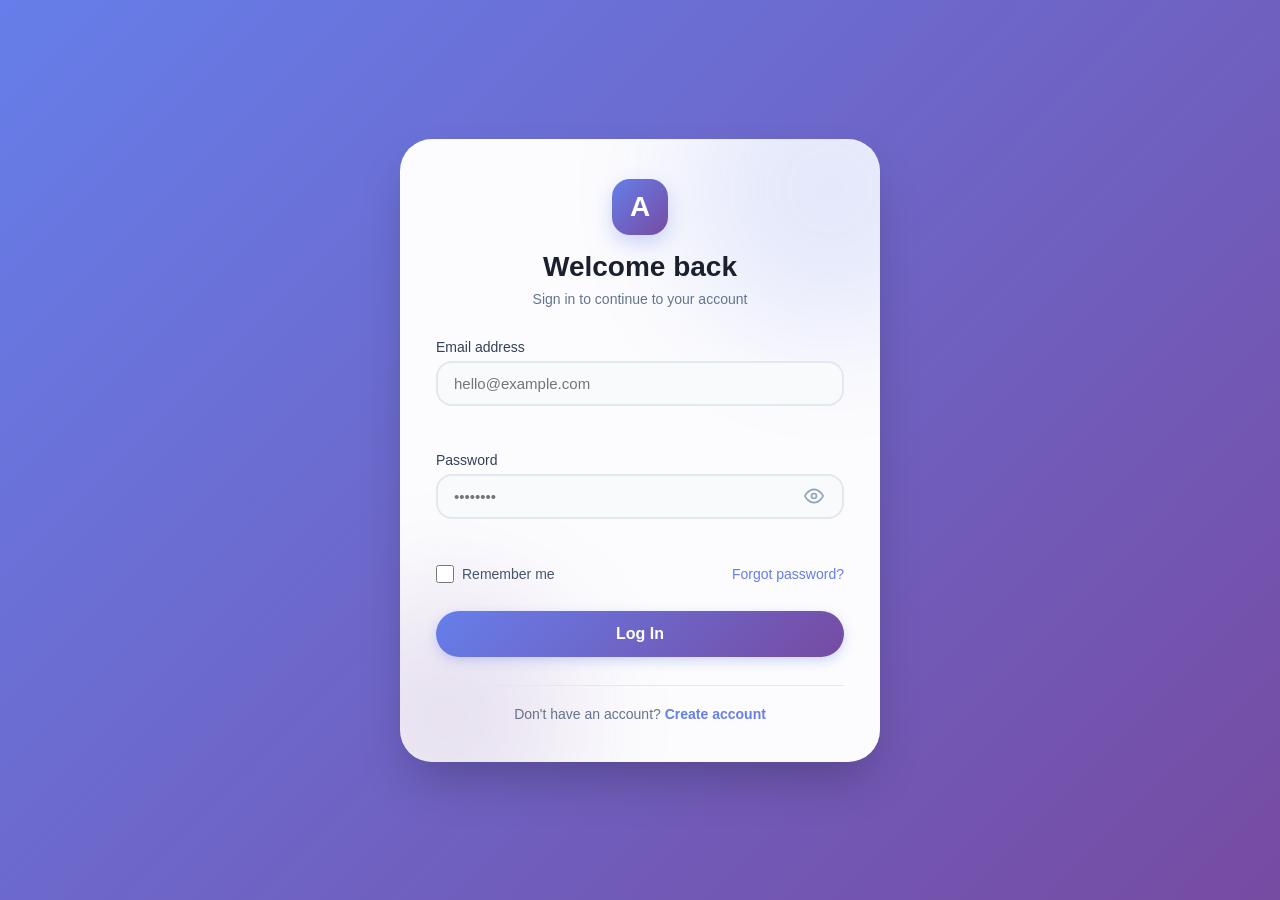
<file: Login_Signup page/index.html>
<!DOCTYPE html>
<html lang="en">
<head>
    <meta charset="UTF-8">
    <meta name="viewport" content="width=device-width, initial-scale=1.0, user-scalable=yes">
    <title>AuthFlow | Login & Signup</title>
    <link rel="stylesheet" href="style.css">
</head>
<body>
    <div class="auth-wrapper">
        <div class="auth-container" id="authContainer">
            <!-- Decorative shapes -->
            <div class="bg-shape shape-1"></div>
            <div class="bg-shape shape-2"></div>

            <!-- LOGIN FORM -->
            <div class="form-panel login-panel" id="loginPanel">
                <div class="brand">
                    <div class="logo-circle">A</div>
                    <h2>Welcome back</h2>
                    <p>Sign in to continue to your account</p>
                </div>

                <form id="loginForm" novalidate>
                    <div class="input-group">
                        <label for="loginEmail">Email address</label>
                        <input type="email" id="loginEmail" name="email" placeholder="hello@example.com" autocomplete="email">
                        <div class="error-msg" id="loginEmailError"></div>
                    </div>
                    <div class="input-group">
                        <label for="loginPassword">Password</label>
                        <div class="password-wrapper">
                            <input type="password" id="loginPassword" name="password" placeholder="••••••••" autocomplete="current-password">
                            <button type="button" class="toggle-password" data-target="loginPassword">
                                <svg class="eye-icon" viewBox="0 0 24 24" width="20" height="20" fill="none" stroke="currentColor" stroke-width="2">
                                    <path d="M1 12s4-8 11-8 11 8 11 8-4 8-11 8-11-8-11-8z"></path>
                                    <circle cx="12" cy="12" r="3"></circle>
                                </svg>
                            </button>
                        </div>
                        <div class="error-msg" id="loginPasswordError"></div>
                    </div>
                    <div class="form-options">
                        <label class="checkbox-label">
                            <input type="checkbox" id="rememberMe"> <span>Remember me</span>
                        </label>
                        <a href="#" class="forgot-link">Forgot password?</a>
                    </div>
                    <button type="submit" class="btn btn-primary" id="loginBtn">Log In</button>
                </form>

                <div class="switch-prompt">
                    <p>Don't have an account? <button type="button" class="switch-btn" id="showSignupBtn">Create account</button></p>
                </div>
            </div>

            <!-- SIGNUP FORM -->
            <div class="form-panel signup-panel hidden" id="signupPanel">
                <div class="brand">
                    <div class="logo-circle">A</div>
                    <h2>Create account</h2>
                    <p>Join us and start your journey</p>
                </div>

                <form id="signupForm" novalidate>
                    <div class="input-group">
                        <label for="signupName">Full name</label>
                        <input type="text" id="signupName" name="fullname" placeholder="Sadia Tabassum " autocomplete="name">
                        <div class="error-msg" id="signupNameError"></div>
                    </div>
                    <div class="input-group">
                        <label for="signupEmail">Email address</label>
                        <input type="email" id="signupEmail" name="email" placeholder="hello@example.com" autocomplete="email">
                        <div class="error-msg" id="signupEmailError"></div>
                    </div>
                    <div class="input-group">
                        <label for="signupPassword">Password</label>
                        <div class="password-wrapper">
                            <input type="password" id="signupPassword" name="password" placeholder="Create a strong password" autocomplete="new-password">
                            <button type="button" class="toggle-password" data-target="signupPassword">
                                <svg class="eye-icon" viewBox="0 0 24 24" width="20" height="20" fill="none" stroke="currentColor" stroke-width="2">
                                    <path d="M1 12s4-8 11-8 11 8 11 8-4 8-11 8-11-8-11-8z"></path>
                                    <circle cx="12" cy="12" r="3"></circle>
                                </svg>
                            </button>
                        </div>
                        <div class="error-msg" id="signupPasswordError"></div>
                        <div class="password-strength" id="passwordStrength"></div>
                    </div>
                    <div class="input-group">
                        <label for="signupConfirm">Confirm password</label>
                        <div class="password-wrapper">
                            <input type="password" id="signupConfirm" name="confirm" placeholder="Confirm your password">
                            <button type="button" class="toggle-password" data-target="signupConfirm">
                                <svg class="eye-icon" viewBox="0 0 24 24" width="20" height="20" fill="none" stroke="currentColor" stroke-width="2">
                                    <path d="M1 12s4-8 11-8 11 8 11 8-4 8-11 8-11-8-11-8z"></path>
                                    <circle cx="12" cy="12" r="3"></circle>
                                </svg>
                            </button>
                        </div>
                        <div class="error-msg" id="signupConfirmError"></div>
                    </div>
                    <button type="submit" class="btn btn-primary" id="signupBtn">Sign Up</button>
                </form>

                <div class="switch-prompt">
                    <p>Already have an account? <button type="button" class="switch-btn" id="showLoginBtn">Log in</button></p>
                </div>
            </div>
        </div>

        <!-- Toast notification -->
        <div id="toastMessage" class="toast-message hidden"></div>
    </div>

    <script src="script.js"></script>
</body>
</html>
</file>
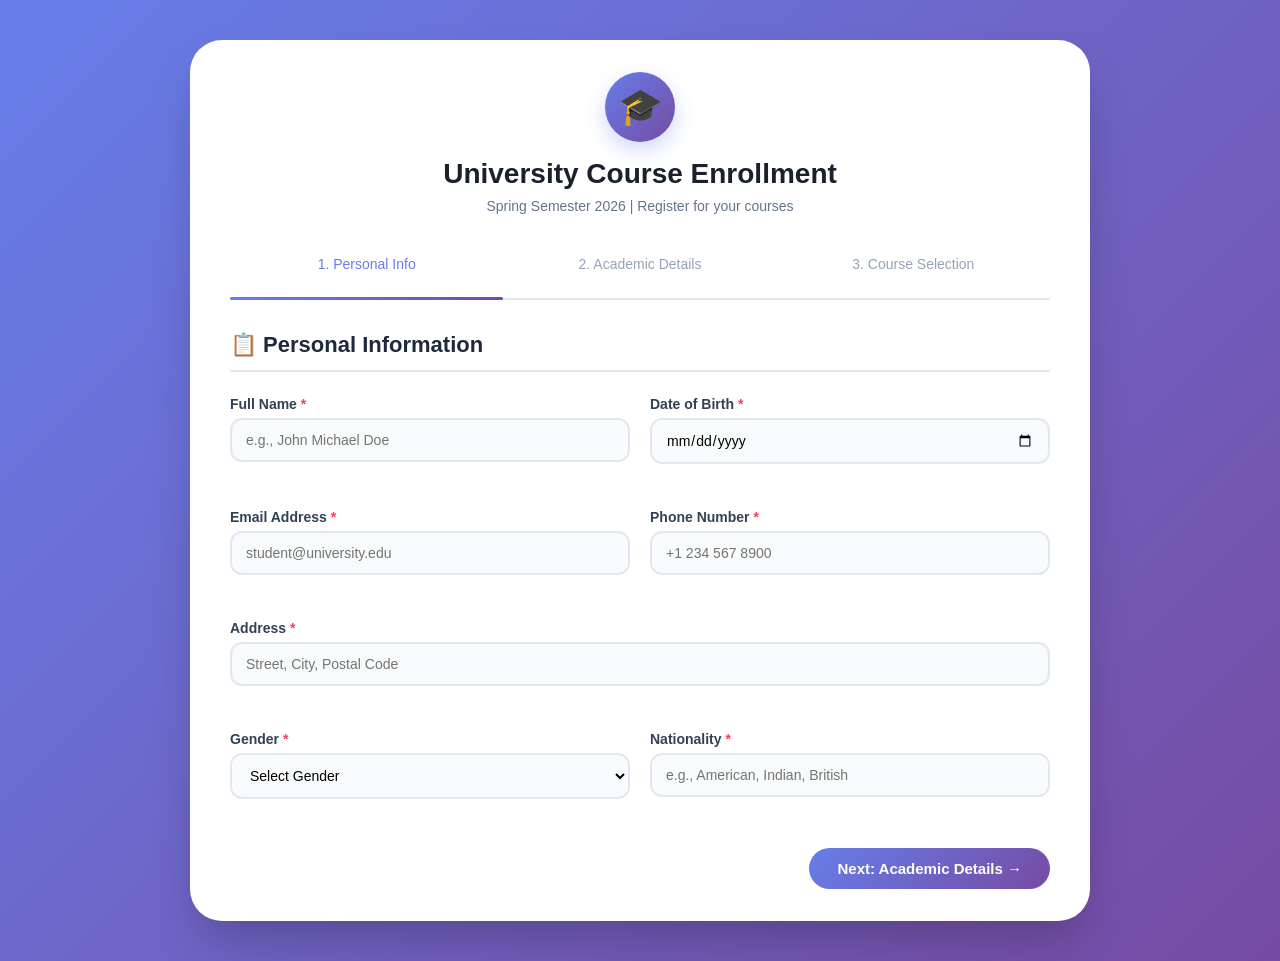
<file: University_Reg_Form/index.html>
<!DOCTYPE html>
<html lang="en">
<head>
    <meta charset="UTF-8">
    <meta name="viewport" content="width=device-width, initial-scale=1.0, user-scalable=yes">
    <title>University Enrollment | Student Registration</title>
    <link rel="stylesheet" href="style.css">
</head>
<body>
    <div class="register-wrapper">
        <div class="register-container">
            <!-- Decorative header -->
            <div class="form-header">
                <div class="uni-badge">
                    <span>🎓</span>
                </div>
                <h1>University Course Enrollment</h1>
                <p>Spring Semester 2026 | Register for your courses</p>
            </div>

            <!-- Progress Steps -->
            <div class="progress-steps">
                <div class="step active" data-step="1">1. Personal Info</div>
                <div class="step" data-step="2">2. Academic Details</div>
                <div class="step" data-step="3">3. Course Selection</div>
            </div>

            <!-- Registration Form -->
            <form id="registrationForm" novalidate>
                <!-- STEP 1: PERSONAL INFORMATION -->
                <div class="form-step" id="step1">
                    <h2 class="section-title">📋 Personal Information</h2>
                    <div class="form-grid">
                        <div class="input-group">
                            <label for="fullName">Full Name <span class="required">*</span></label>
                            <input type="text" id="fullName" name="fullName" placeholder="e.g., John Michael Doe">
                            <div class="error-msg" id="fullNameError"></div>
                        </div>

                        <div class="input-group">
                            <label for="dateOfBirth">Date of Birth <span class="required">*</span></label>
                            <input type="date" id="dateOfBirth" name="dateOfBirth">
                            <div class="error-msg" id="dateOfBirthError"></div>
                        </div>

                        <div class="input-group">
                            <label for="email">Email Address <span class="required">*</span></label>
                            <input type="email" id="email" name="email" placeholder="student@university.edu">
                            <div class="error-msg" id="emailError"></div>
                        </div>

                        <div class="input-group">
                            <label for="phone">Phone Number <span class="required">*</span></label>
                            <input type="tel" id="phone" name="phone" placeholder="+1 234 567 8900">
                            <div class="error-msg" id="phoneError"></div>
                        </div>

                        <div class="input-group full-width">
                            <label for="address">Address <span class="required">*</span></label>
                            <input type="text" id="address" name="address" placeholder="Street, City, Postal Code">
                            <div class="error-msg" id="addressError"></div>
                        </div>

                        <div class="input-group">
                            <label for="gender">Gender <span class="required">*</span></label>
                            <select id="gender" name="gender">
                                <option value="">Select Gender</option>
                                <option value="male">Male</option>
                                <option value="female">Female</option>
                                <option value="other">Other</option>
                                <option value="prefer-not">Prefer not to say</option>
                            </select>
                            <div class="error-msg" id="genderError"></div>
                        </div>

                        <div class="input-group">
                            <label for="nationality">Nationality <span class="required">*</span></label>
                            <input type="text" id="nationality" name="nationality" placeholder="e.g., American, Indian, British">
                            <div class="error-msg" id="nationalityError"></div>
                        </div>
                    </div>
                    <div class="step-buttons">
                        <button type="button" class="btn-next" data-next="2">Next: Academic Details →</button>
                    </div>
                </div>

                <!-- STEP 2: ACADEMIC DETAILS -->
                <div class="form-step" id="step2" style="display: none;">
                    <h2 class="section-title">📚 Academic Information</h2>
                    <div class="form-grid">
                        <div class="input-group">
                            <label for="studentId">Student ID <span class="required">*</span></label>
                            <input type="text" id="studentId" name="studentId" placeholder="e.g., S20240001">
                            <div class="error-msg" id="studentIdError"></div>
                        </div>

                        <div class="input-group">
                            <label for="department">Department <span class="required">*</span></label>
                            <select id="department" name="department">
                                <option value="">Select Department</option>
                                <option value="cs">Computer Science</option>
                                <option value="eng">Engineering</option>
                                <option value="bus">Business Administration</option>
                                <option value="math">Mathematics</option>
                                <option value="phy">Physics</option>
                                <option value="chem">Chemistry</option>
                                <option value="bio">Biology</option>
                                <option value="eco">Economics</option>
                            </select>
                            <div class="error-msg" id="departmentError"></div>
                        </div>

                        <div class="input-group">
                            <label for="semester">Semester <span class="required">*</span></label>
                            <select id="semester" name="semester">
                                <option value="">Select Semester</option>
                                <option value="1">1st Semester (Fall)</option>
                                <option value="2">2nd Semester (Spring)</option>
                                <option value="3">3rd Semester (Summer)</option>
                                <option value="4">4th Semester (Fall)</option>
                                <option value="5">5th Semester (Spring)</option>
                                <option value="6">6th Semester (Summer)</option>
                                <option value="7">7th Semester (Fall)</option>
                                <option value="8">8th Semester (Spring)</option>
                            </select>
                            <div class="error-msg" id="semesterError"></div>
                        </div>

                        <div class="input-group">
                            <label for="academicYear">Academic Year <span class="required">*</span></label>
                            <select id="academicYear" name="academicYear">
                                <option value="">Select Year</option>
                                <option value="2024-2025">2024 - 2025</option>
                                <option value="2025-2026">2025 - 2026</option>
                                <option value="2026-2027">2026 - 2027</option>
                            </select>
                            <div class="error-msg" id="academicYearError"></div>
                        </div>

                        <div class="input-group">
                            <label for="gpa">Previous GPA <span class="required">*</span></label>
                            <input type="number" id="gpa" name="gpa" step="0.01" min="0" max="4" placeholder="0.00 - 4.00">
                            <div class="error-msg" id="gpaError"></div>
                        </div>

                        <div class="input-group">
                            <label for="creditsCompleted">Credits Completed</label>
                            <input type="number" id="creditsCompleted" name="creditsCompleted" min="0" max="200" placeholder="e.g., 45">
                            <div class="error-msg" id="creditsCompletedError"></div>
                        </div>
                    </div>
                    <div class="step-buttons">
                        <button type="button" class="btn-prev" data-prev="1">← Back</button>
                        <button type="button" class="btn-next" data-next="3">Next: Select Courses →</button>
                    </div>
                </div>

                <!-- STEP 3: COURSE SELECTION -->
                <div class="form-step" id="step3" style="display: none;">
                    <h2 class="section-title">📖 Course Registration</h2>
                    <div class="courses-container">
                        <div class="courses-info">
                            <p>Select the courses you wish to enroll in for the semester. <br>
                            <strong>Minimum: 3 courses | Maximum: 6 courses</strong></p>
                        </div>
                        <div class="courses-grid" id="coursesGrid">
                            <!-- Courses will be dynamically loaded via JS -->
                        </div>
                        <div class="error-msg" id="coursesError"></div>
                        <div class="selected-courses-info" id="selectedCoursesInfo"></div>
                    </div>
                    <div class="step-buttons">
                        <button type="button" class="btn-prev" data-prev="2">← Back</button>
                        <button type="submit" class="btn-submit" id="submitBtn">✓ Submit Registration</button>
                    </div>
                </div>
            </form>

            <!-- Success Modal -->
            <div id="successModal" class="modal">
                <div class="modal-content">
                    <div class="modal-icon">✅</div>
                    <h2>Registration Successful!</h2>
                    <p>Your application has been submitted successfully.</p>
                    <div id="summaryData" class="summary-box"></div>
                    <button class="btn-close-modal" id="closeModalBtn">Close</button>
                </div>
            </div>
        </div>
    </div>
    <script src="script.js"></script>
</body>
</html>
</file>
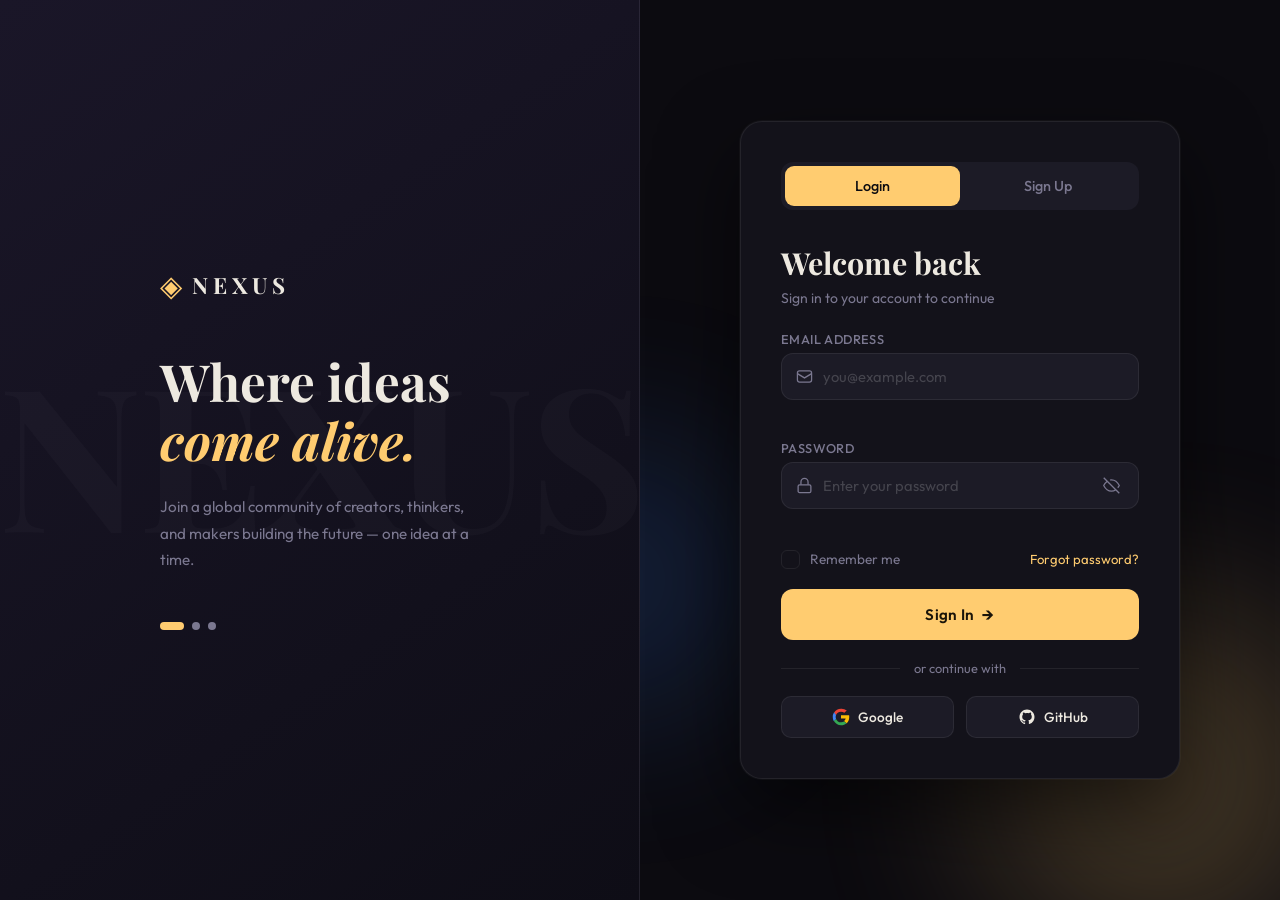
<file: Login_Signup page/login.html>
<!DOCTYPE html>
<html lang="en">
<head>
  <meta charset="UTF-8" />
  <meta name="viewport" content="width=device-width, initial-scale=1.0" />
  <title>Login / Sign Up – Nexus</title>
  <link rel="preconnect" href="https://fonts.googleapis.com" />
  <link
    href="https://fonts.googleapis.com/css2?family=Playfair+Display:ital,wght@0,700;1,400&family=Outfit:wght@300;400;500;600&display=swap"
    rel="stylesheet"
  />
  <link rel="stylesheet" href="login.css" />
</head>
<body>

  <!-- Animated background orbs -->
  <div class="orb orb-1"></div>
  <div class="orb orb-2"></div>
  <div class="orb orb-3"></div>

  <main class="page-wrap">

    <!-- Left panel – branding -->
    <aside class="brand-panel">
      <div class="brand-inner">
        <div class="logo">
          <span class="logo-mark">◈</span>
          <span class="logo-name">NEXUS</span>
        </div>
        <h1 class="brand-headline">Where ideas<br /><em>come alive.</em></h1>
        <p class="brand-sub">
          Join a global community of creators, thinkers, and makers building
          the future — one idea at a time.
        </p>
        <div class="brand-dots">
          <span class="dot active"></span>
          <span class="dot"></span>
          <span class="dot"></span>
        </div>
      </div>
    </aside>

    <!-- Right panel – auth card -->
    <section class="auth-panel">
      <div class="auth-card">

        <!-- Tab switcher -->
        <div class="tabs" role="tablist">
          <button
            class="tab active"
            data-target="login"
            role="tab"
            aria-selected="true"
          >Login</button>
          <button
            class="tab"
            data-target="signup"
            role="tab"
            aria-selected="false"
          >Sign Up</button>
          <span class="tab-slider" id="tab-slider"></span>
        </div>

        <!-- ===== LOGIN FORM ===== -->
        <form class="auth-form active" id="form-login" novalidate>
          <div class="form-header">
            <h2>Welcome back</h2>
            <p>Sign in to your account to continue</p>
          </div>

          <div class="field" id="field-login-email">
            <label for="login-email">Email address</label>
            <div class="input-box">
              <svg class="input-icon" viewBox="0 0 24 24" fill="none" stroke="currentColor" stroke-width="1.8">
                <rect x="2" y="4" width="20" height="16" rx="3"/><path d="M2 8l10 6 10-6"/>
              </svg>
              <input
                type="email"
                id="login-email"
                name="email"
                placeholder="you@example.com"
                autocomplete="email"
              />
            </div>
            <span class="field-error" aria-live="polite"></span>
          </div>

          <div class="field" id="field-login-password">
            <label for="login-password">Password</label>
            <div class="input-box">
              <svg class="input-icon" viewBox="0 0 24 24" fill="none" stroke="currentColor" stroke-width="1.8">
                <rect x="3" y="11" width="18" height="11" rx="2"/><path d="M7 11V7a5 5 0 0 1 10 0v4"/>
              </svg>
              <input
                type="password"
                id="login-password"
                name="password"
                placeholder="Enter your password"
                autocomplete="current-password"
              />
              <button type="button" class="eye-btn" data-target="login-password" aria-label="Toggle password">
                <svg class="eye-icon eye-off" viewBox="0 0 24 24" fill="none" stroke="currentColor" stroke-width="1.8">
                  <path d="M17.94 17.94A10.07 10.07 0 0 1 12 20c-7 0-11-8-11-8a18.45 18.45 0 0 1 5.06-5.94"/>
                  <path d="M9.9 4.24A9.12 9.12 0 0 1 12 4c7 0 11 8 11 8a18.5 18.5 0 0 1-2.16 3.19"/>
                  <line x1="1" y1="1" x2="23" y2="23"/>
                </svg>
                <svg class="eye-icon eye-on hidden" viewBox="0 0 24 24" fill="none" stroke="currentColor" stroke-width="1.8">
                  <path d="M1 12s4-8 11-8 11 8 11 8-4 8-11 8-11-8-11-8z"/>
                  <circle cx="12" cy="12" r="3"/>
                </svg>
              </button>
            </div>
            <span class="field-error" aria-live="polite"></span>
          </div>

          <div class="row-between">
            <label class="check-label">
              <input type="checkbox" id="remember-me" />
              <span class="check-box"></span>
              Remember me
            </label>
            <a href="#" class="link-small">Forgot password?</a>
          </div>

          <button type="submit" class="btn-primary">
            <span class="btn-text">Sign In</span>
            <span class="btn-arrow">→</span>
          </button>

          <div class="divider"><span>or continue with</span></div>

          <div class="social-row">
            <button type="button" class="social-btn" aria-label="Google">
              <svg viewBox="0 0 24 24" width="18" height="18">
                <path fill="#EA4335" d="M5.27 9.76A7.08 7.08 0 0 1 12 4.9c1.69 0 3.22.6 4.41 1.57l3.29-3.3A11.95 11.95 0 0 0 12 1C8.13 1 4.77 3 2.75 6.02l2.52 3.74z"/>
                <path fill="#34A853" d="M16.04 18.01A7.07 7.07 0 0 1 12 19.1c-2.98 0-5.53-1.85-6.6-4.5l-3.1 2.4C4.35 20.54 7.97 23 12 23c2.9 0 5.58-1.02 7.62-2.7l-3.58-2.29z"/>
                <path fill="#FBBC05" d="M19.62 20.3C21.76 18.22 23 15.28 23 12c0-.77-.09-1.52-.23-2.25H12v4.26h6.18a5.44 5.44 0 0 1-2.1 3.41l3.54 2.88z"/>
                <path fill="#4285F4" d="M5.4 14.6A7.1 7.1 0 0 1 4.9 12c0-.9.16-1.77.45-2.58L2.76 5.7A11.94 11.94 0 0 0 1 12c0 1.94.46 3.77 1.27 5.4L5.4 14.6z"/>
              </svg>
              Google
            </button>
            <button type="button" class="social-btn" aria-label="GitHub">
              <svg viewBox="0 0 24 24" width="18" height="18" fill="currentColor">
                <path d="M12 2C6.48 2 2 6.48 2 12c0 4.42 2.87 8.17 6.84 9.49.5.09.68-.22.68-.48v-1.7c-2.78.6-3.37-1.34-3.37-1.34-.45-1.15-1.1-1.46-1.1-1.46-.9-.62.07-.6.07-.6 1 .07 1.52 1.02 1.52 1.02.89 1.52 2.33 1.08 2.9.83.09-.64.35-1.08.63-1.33-2.22-.25-4.56-1.11-4.56-4.95 0-1.09.39-1.99 1.03-2.69-.1-.25-.45-1.27.1-2.65 0 0 .84-.27 2.75 1.02A9.56 9.56 0 0 1 12 6.8c.85.004 1.7.115 2.5.337 1.91-1.29 2.75-1.02 2.75-1.02.55 1.38.2 2.4.1 2.65.64.7 1.03 1.6 1.03 2.69 0 3.85-2.34 4.7-4.57 4.95.36.31.68.92.68 1.85v2.74c0 .27.18.58.69.48A10.01 10.01 0 0 0 22 12c0-5.52-4.48-10-10-10z"/>
              </svg>
              GitHub
            </button>
          </div>
        </form>

        <!-- ===== SIGNUP FORM ===== -->
        <form class="auth-form" id="form-signup" novalidate>
          <div class="form-header">
            <h2>Create account</h2>
            <p>Start your journey with Nexus today</p>
          </div>

          <div class="fields-row">
            <div class="field" id="field-signup-first">
              <label for="signup-first">First name</label>
              <div class="input-box">
                <svg class="input-icon" viewBox="0 0 24 24" fill="none" stroke="currentColor" stroke-width="1.8">
                  <circle cx="12" cy="8" r="4"/><path d="M4 20c0-4 3.58-7 8-7s8 3 8 7"/>
                </svg>
                <input type="text" id="signup-first" name="first" placeholder="Jane" autocomplete="given-name" />
              </div>
              <span class="field-error" aria-live="polite"></span>
            </div>

            <div class="field" id="field-signup-last">
              <label for="signup-last">Last name</label>
              <div class="input-box">
                <svg class="input-icon" viewBox="0 0 24 24" fill="none" stroke="currentColor" stroke-width="1.8">
                  <circle cx="12" cy="8" r="4"/><path d="M4 20c0-4 3.58-7 8-7s8 3 8 7"/>
                </svg>
                <input type="text" id="signup-last" name="last" placeholder="Doe" autocomplete="family-name" />
              </div>
              <span class="field-error" aria-live="polite"></span>
            </div>
          </div>

          <div class="field" id="field-signup-email">
            <label for="signup-email">Email address</label>
            <div class="input-box">
              <svg class="input-icon" viewBox="0 0 24 24" fill="none" stroke="currentColor" stroke-width="1.8">
                <rect x="2" y="4" width="20" height="16" rx="3"/><path d="M2 8l10 6 10-6"/>
              </svg>
              <input type="email" id="signup-email" name="email" placeholder="you@example.com" autocomplete="email" />
            </div>
            <span class="field-error" aria-live="polite"></span>
          </div>

          <div class="field" id="field-signup-password">
            <label for="signup-password">Password</label>
            <div class="input-box">
              <svg class="input-icon" viewBox="0 0 24 24" fill="none" stroke="currentColor" stroke-width="1.8">
                <rect x="3" y="11" width="18" height="11" rx="2"/><path d="M7 11V7a5 5 0 0 1 10 0v4"/>
              </svg>
              <input type="password" id="signup-password" name="password" placeholder="Min. 8 characters" autocomplete="new-password" />
              <button type="button" class="eye-btn" data-target="signup-password" aria-label="Toggle password">
                <svg class="eye-icon eye-off" viewBox="0 0 24 24" fill="none" stroke="currentColor" stroke-width="1.8">
                  <path d="M17.94 17.94A10.07 10.07 0 0 1 12 20c-7 0-11-8-11-8a18.45 18.45 0 0 1 5.06-5.94"/>
                  <path d="M9.9 4.24A9.12 9.12 0 0 1 12 4c7 0 11 8 11 8a18.5 18.5 0 0 1-2.16 3.19"/>
                  <line x1="1" y1="1" x2="23" y2="23"/>
                </svg>
                <svg class="eye-icon eye-on hidden" viewBox="0 0 24 24" fill="none" stroke="currentColor" stroke-width="1.8">
                  <path d="M1 12s4-8 11-8 11 8 11 8-4 8-11 8-11-8-11-8z"/>
                  <circle cx="12" cy="12" r="3"/>
                </svg>
              </button>
            </div>
            <span class="field-error" aria-live="polite"></span>
            <!-- Strength meter -->
            <div class="strength-wrap">
              <div class="strength-bar">
                <div class="strength-fill" id="strength-fill"></div>
              </div>
              <span class="strength-text" id="strength-text"></span>
            </div>
          </div>

          <div class="field" id="field-signup-confirm">
            <label for="signup-confirm">Confirm password</label>
            <div class="input-box">
              <svg class="input-icon" viewBox="0 0 24 24" fill="none" stroke="currentColor" stroke-width="1.8">
                <rect x="3" y="11" width="18" height="11" rx="2"/><path d="M7 11V7a5 5 0 0 1 10 0v4"/>
              </svg>
              <input type="password" id="signup-confirm" name="confirm" placeholder="Repeat password" autocomplete="new-password" />
            </div>
            <span class="field-error" aria-live="polite"></span>
          </div>

          <label class="check-label">
            <input type="checkbox" id="terms" />
            <span class="check-box"></span>
            I agree to the <a href="#" class="link-inline">Terms of Service</a> &amp; <a href="#" class="link-inline">Privacy Policy</a>
          </label>
          <span class="field-error" id="terms-error" aria-live="polite"></span>

          <button type="submit" class="btn-primary">
            <span class="btn-text">Create Account</span>
            <span class="btn-arrow">→</span>
          </button>
        </form>

      </div><!-- /auth-card -->
    </section>

  </main>

  <!-- Toast notification -->
  <div class="toast" id="toast" role="alert" aria-live="assertive"></div>

  <script src="login.js"></script>
</body>
</html>
</file>
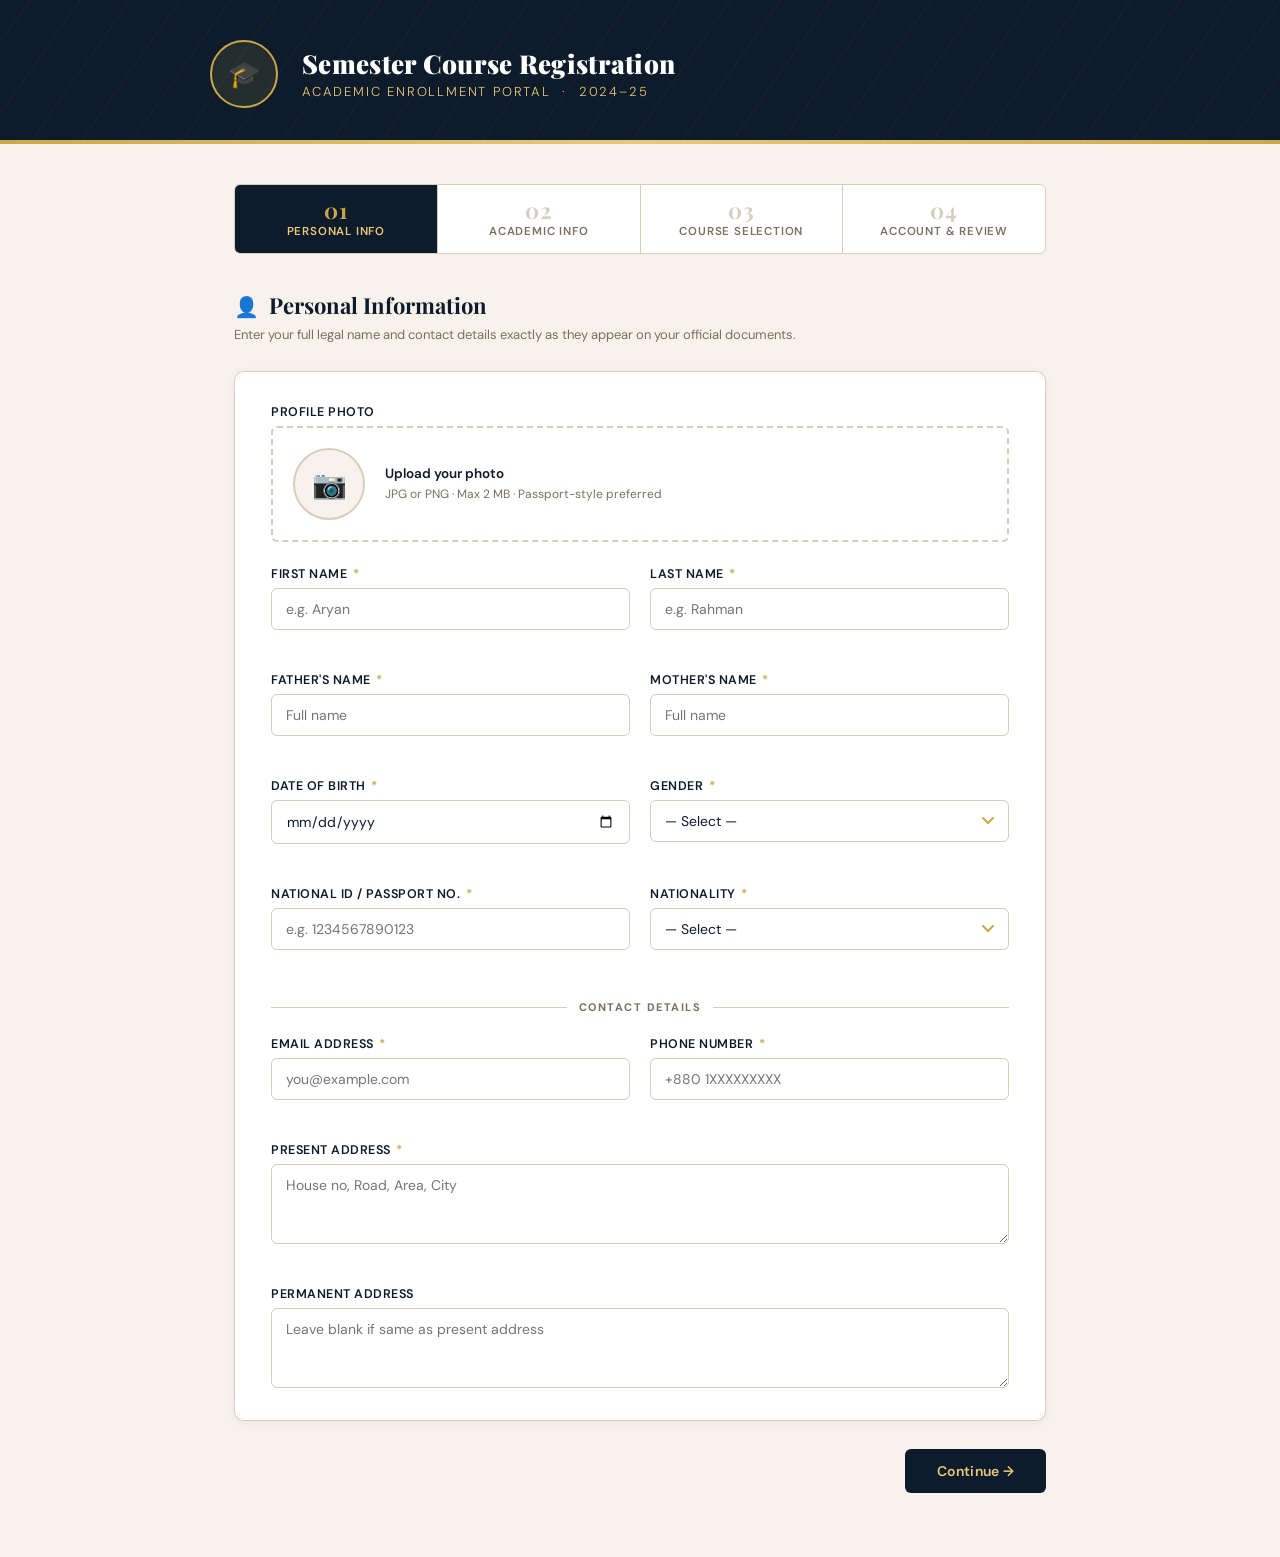
<file: University_Reg_Form/1.html>
<!DOCTYPE html>
<html lang="en">
<head>
<meta charset="UTF-8" />
<meta name="viewport" content="width=device-width, initial-scale=1.0"/>
<title>Student Course Registration</title>
<link href="https://fonts.googleapis.com/css2?family=Playfair+Display:wght@400;700;900&family=DM+Sans:wght@300;400;500;600&display=swap" rel="stylesheet"/>
<link rel="stylesheet" href="1.css"/>
</head>
<body>

<!-- ══════════════════════════════════════════
     PAGE HEADER
══════════════════════════════════════════ -->
<div class="page-header">
  <div class="header-inner">
    <div class="uni-seal">🎓</div>
    <div class="header-text">
      <h1>Semester Course Registration</h1>
      <p>Academic Enrollment Portal &nbsp;·&nbsp; 2024–25</p>
    </div>
  </div>
</div>

<div class="container">

  <!-- ── Progress Indicator ── -->
  <div class="progress-wrap">
    <div class="progress-step active" id="step1" onclick="goStep(1)">
      <span class="step-num">01</span>Personal Info
    </div>
    <div class="progress-step" id="step2" onclick="goStep(2)">
      <span class="step-num">02</span>Academic Info
    </div>
    <div class="progress-step" id="step3" onclick="goStep(3)">
      <span class="step-num">03</span>Course Selection
    </div>
    <div class="progress-step" id="step4" onclick="goStep(4)">
      <span class="step-num">04</span>Account &amp; Review
    </div>
  </div>

  <!-- ══════════════════════════════════════════
       PANEL 1 — PERSONAL INFORMATION
  ══════════════════════════════════════════ -->
  <div class="form-panel active" id="panel1">
    <div class="panel-title"><span>👤</span> Personal Information</div>
    <div class="panel-subtitle">Enter your full legal name and contact details exactly as they appear on your official documents.</div>

    <div class="card">

      <!-- Photo Upload -->
      <div class="field" style="margin-bottom:24px">
        <label>Profile Photo</label>
        <div class="photo-upload" onclick="document.getElementById('photoInput').click()">
          <div class="photo-preview" id="photoPreview">📷</div>
          <div class="photo-text">
            <p>Upload your photo</p>
            <span>JPG or PNG · Max 2 MB · Passport-style preferred</span>
          </div>
        </div>
        <input type="file" id="photoInput" accept="image/*" onchange="previewPhoto(this)"/>
      </div>

      <div class="grid-2">
        <div class="field">
          <label>First Name <span class="req">*</span></label>
          <input type="text" id="firstName" placeholder="e.g. Aryan" oninput="validate('firstName')"/>
          <span class="err-msg" id="firstNameErr"></span>
        </div>
        <div class="field">
          <label>Last Name <span class="req">*</span></label>
          <input type="text" id="lastName" placeholder="e.g. Rahman" oninput="validate('lastName')"/>
          <span class="err-msg" id="lastNameErr"></span>
        </div>
        <div class="field">
          <label>Father's Name <span class="req">*</span></label>
          <input type="text" id="fatherName" placeholder="Full name" oninput="validate('fatherName')"/>
          <span class="err-msg" id="fatherNameErr"></span>
        </div>
        <div class="field">
          <label>Mother's Name <span class="req">*</span></label>
          <input type="text" id="motherName" placeholder="Full name" oninput="validate('motherName')"/>
          <span class="err-msg" id="motherNameErr"></span>
        </div>
        <div class="field">
          <label>Date of Birth <span class="req">*</span></label>
          <input type="date" id="dob" oninput="validate('dob')"/>
          <span class="err-msg" id="dobErr"></span>
        </div>
        <div class="field">
          <label>Gender <span class="req">*</span></label>
          <select id="gender" onchange="validate('gender')">
            <option value="">— Select —</option>
            <option>Male</option>
            <option>Female</option>
            <option>Non-binary</option>
            <option>Prefer not to say</option>
          </select>
          <span class="err-msg" id="genderErr"></span>
        </div>
        <div class="field">
          <label>National ID / Passport No. <span class="req">*</span></label>
          <input type="text" id="nationalId" placeholder="e.g. 1234567890123" oninput="validate('nationalId')"/>
          <span class="err-msg" id="nationalIdErr"></span>
        </div>
        <div class="field">
          <label>Nationality <span class="req">*</span></label>
          <select id="nationality" onchange="validate('nationality')">
            <option value="">— Select —</option>
            <option>Bangladeshi</option>
            <option>Indian</option>
            <option>Pakistani</option>
            <option>American</option>
            <option>British</option>
            <option>Other</option>
          </select>
          <span class="err-msg" id="nationalityErr"></span>
        </div>
      </div>

      <div class="section-divider">Contact Details</div>

      <div class="grid-2">
        <div class="field">
          <label>Email Address <span class="req">*</span></label>
          <input type="email" id="email" placeholder="you@example.com" oninput="validate('email')"/>
          <span class="err-msg" id="emailErr"></span>
        </div>
        <div class="field">
          <label>Phone Number <span class="req">*</span></label>
          <input type="tel" id="phone" placeholder="+880 1XXXXXXXXX" oninput="validate('phone')"/>
          <span class="err-msg" id="phoneErr"></span>
        </div>
        <div class="field span-2">
          <label>Present Address <span class="req">*</span></label>
          <textarea id="presentAddress" placeholder="House no, Road, Area, City" oninput="validate('presentAddress')"></textarea>
          <span class="err-msg" id="presentAddressErr"></span>
        </div>
        <div class="field span-2">
          <label>Permanent Address</label>
          <textarea id="permanentAddress" placeholder="Leave blank if same as present address"></textarea>
        </div>
      </div>

    </div><!-- /card -->
    <div class="btn-row">
      <button class="btn btn-primary" onclick="nextStep(1)">Continue →</button>
    </div>
  </div><!-- /panel1 -->

  <!-- ══════════════════════════════════════════
       PANEL 2 — ACADEMIC INFORMATION
  ══════════════════════════════════════════ -->
  <div class="form-panel" id="panel2">
    <div class="panel-title"><span>🏛</span> Academic Information</div>
    <div class="panel-subtitle">Provide your student registration details and current academic standing.</div>

    <div class="card">
      <div class="grid-2">
        <div class="field">
          <label>Student ID <span class="req">*</span></label>
          <input type="text" id="studentId" placeholder="e.g. STU-2024-0042" oninput="validate('studentId')"/>
          <span class="err-msg" id="studentIdErr"></span>
        </div>
        <div class="field">
          <label>Roll Number <span class="req">*</span></label>
          <input type="text" id="rollNo" placeholder="e.g. 20240042" oninput="validate('rollNo')"/>
          <span class="err-msg" id="rollNoErr"></span>
        </div>
        <div class="field">
          <label>Department / Faculty <span class="req">*</span></label>
          <select id="department" onchange="validate('department'); updateCourses()">
            <option value="">— Select —</option>
            <option>Computer Science &amp; Engineering</option>
            <option>Electrical Engineering</option>
            <option>Business Administration</option>
            <option>English Literature</option>
            <option>Law &amp; Justice</option>
            <option>Pharmacy</option>
          </select>
          <span class="err-msg" id="departmentErr"></span>
        </div>
        <div class="field">
          <label>Program / Degree <span class="req">*</span></label>
          <select id="program" onchange="validate('program')">
            <option value="">— Select —</option>
            <option>B.Sc. (Hons)</option>
            <option>B.A. (Hons)</option>
            <option>BBA</option>
            <option>LLB</option>
            <option>M.Sc.</option>
            <option>MBA</option>
            <option>Ph.D.</option>
          </select>
          <span class="err-msg" id="programErr"></span>
        </div>
        <div class="field">
          <label>Year of Study <span class="req">*</span></label>
          <select id="yearOfStudy" onchange="validate('yearOfStudy')">
            <option value="">— Select —</option>
            <option>1st Year</option>
            <option>2nd Year</option>
            <option>3rd Year</option>
            <option>4th Year</option>
            <option>5th Year</option>
          </select>
          <span class="err-msg" id="yearOfStudyErr"></span>
        </div>
        <div class="field">
          <label>Semester <span class="req">*</span></label>
          <select id="semester" onchange="validate('semester')">
            <option value="">— Select —</option>
            <option>Spring 2025</option>
            <option>Summer 2025</option>
            <option>Fall 2025</option>
          </select>
          <span class="err-msg" id="semesterErr"></span>
        </div>
        <div class="field">
          <label>Current CGPA</label>
          <input type="number" id="cgpa" placeholder="0.00 – 4.00" min="0" max="4" step="0.01"/>
          <span class="err-msg" id="cgpaErr"></span>
        </div>
        <div class="field">
          <label>Enrollment Type <span class="req">*</span></label>
          <select id="enrollType" onchange="validate('enrollType')">
            <option value="">— Select —</option>
            <option>Regular</option>
            <option>Transfer</option>
            <option>Exchange</option>
            <option>Visiting</option>
          </select>
          <span class="err-msg" id="enrollTypeErr"></span>
        </div>
      </div>

      <div class="section-divider">Guardian Information</div>

      <div class="grid-2">
        <div class="field">
          <label>Guardian Name <span class="req">*</span></label>
          <input type="text" id="guardianName" placeholder="Full name" oninput="validate('guardianName')"/>
          <span class="err-msg" id="guardianNameErr"></span>
        </div>
        <div class="field">
          <label>Guardian Phone <span class="req">*</span></label>
          <input type="tel" id="guardianPhone" placeholder="+880 1XXXXXXXXX" oninput="validate('guardianPhone')"/>
          <span class="err-msg" id="guardianPhoneErr"></span>
        </div>
        <div class="field">
          <label>Relation to Guardian <span class="req">*</span></label>
          <select id="guardianRelation" onchange="validate('guardianRelation')">
            <option value="">— Select —</option>
            <option>Father</option>
            <option>Mother</option>
            <option>Sibling</option>
            <option>Spouse</option>
            <option>Other</option>
          </select>
          <span class="err-msg" id="guardianRelationErr"></span>
        </div>
        <div class="field">
          <label>Special Needs / Disability</label>
          <select id="disability">
            <option value="">None</option>
            <option>Visual Impairment</option>
            <option>Hearing Impairment</option>
            <option>Motor Disability</option>
            <option>Learning Disability</option>
            <option>Other</option>
          </select>
        </div>
      </div>

    </div><!-- /card -->
    <div class="btn-row">
      <button class="btn btn-outline" onclick="prevStep(2)">← Back</button>
      <button class="btn btn-primary" onclick="nextStep(2)">Continue →</button>
    </div>
  </div><!-- /panel2 -->

  <!-- ══════════════════════════════════════════
       PANEL 3 — COURSE SELECTION
  ══════════════════════════════════════════ -->
  <div class="form-panel" id="panel3">
    <div class="panel-title"><span>📚</span> Course Selection</div>
    <div class="panel-subtitle">Select the courses you wish to enroll in for the upcoming semester. Min 9 credits, Max 21 credits.</div>

    <div class="card">

      <!-- Timing -->
      <div class="field" style="margin-bottom:18px">
        <label>Preferred Class Timing <span class="req">*</span></label>
        <div class="radio-group" id="timingGroup">
          <label class="radio-btn" onclick="selectRadio(this,'timing')">
            <input type="radio" name="timing" value="Morning"/>☀️ Morning (8AM–12PM)
          </label>
          <label class="radio-btn" onclick="selectRadio(this,'timing')">
            <input type="radio" name="timing" value="Afternoon"/>🌤 Afternoon (12PM–5PM)
          </label>
          <label class="radio-btn" onclick="selectRadio(this,'timing')">
            <input type="radio" name="timing" value="Evening"/>🌙 Evening (5PM–9PM)
          </label>
        </div>
        <span class="err-msg" id="timingErr"></span>
      </div>

      <!-- Mode -->
      <div class="field" style="margin-bottom:18px">
        <label>Preferred Learning Mode <span class="req">*</span></label>
        <div class="radio-group" id="modeGroup">
          <label class="radio-btn" onclick="selectRadio(this,'mode')">
            <input type="radio" name="mode" value="On-campus"/>🏛 On-campus
          </label>
          <label class="radio-btn" onclick="selectRadio(this,'mode')">
            <input type="radio" name="mode" value="Online"/>💻 Online
          </label>
          <label class="radio-btn" onclick="selectRadio(this,'mode')">
            <input type="radio" name="mode" value="Hybrid"/>🔀 Hybrid
          </label>
        </div>
        <span class="err-msg" id="modeErr"></span>
      </div>

      <!-- Courses -->
      <div class="field">
        <label>Available Courses <span class="req">*</span></label>
        <div class="courses-grid" id="coursesGrid">
          <!-- Populated by script.js -->
        </div>
        <div class="credit-info">
          <span>Total Credits Selected</span>
          <strong id="totalCredits">0</strong>
          <span id="creditStatus" style="font-size:12px;color:var(--text-muted)">Select 9–21 credits</span>
        </div>
        <span class="err-msg" id="courseError"></span>
      </div>

    </div><!-- /card -->
    <div class="btn-row">
      <button class="btn btn-outline" onclick="prevStep(3)">← Back</button>
      <button class="btn btn-primary" onclick="nextStep(3)">Continue →</button>
    </div>
  </div><!-- /panel3 -->

  <!-- ══════════════════════════════════════════
       PANEL 4 — ACCOUNT SETUP & REVIEW
  ══════════════════════════════════════════ -->
  <div class="form-panel" id="panel4">
    <div class="panel-title"><span>🔐</span> Account Setup &amp; Review</div>
    <div class="panel-subtitle">Create your student portal credentials and confirm all information before submission.</div>

    <div class="card">
      <div class="grid-2">
        <div class="field">
          <label>Username <span class="req">*</span></label>
          <input type="text" id="username" placeholder="min 6 chars, alphanumeric" oninput="validate('username')"/>
          <span class="err-msg" id="usernameErr"></span>
        </div>
        <div class="field">
          <label>University Email <span class="req">*</span></label>
          <input type="email" id="uniEmail" placeholder="yourname@university.edu" oninput="validate('uniEmail')"/>
          <span class="err-msg" id="uniEmailErr"></span>
        </div>
        <div class="field">
          <label>Password <span class="req">*</span></label>
          <div class="pw-wrap">
            <input type="password" id="password" placeholder="Create a strong password"
              oninput="validate('password'); updateStrength()"/>
            <button class="pw-eye" type="button" onclick="togglePw('password',this)">👁</button>
          </div>
          <div class="strength-bar">
            <div class="strength-seg" id="s1"></div>
            <div class="strength-seg" id="s2"></div>
            <div class="strength-seg" id="s3"></div>
            <div class="strength-seg" id="s4"></div>
          </div>
          <span class="err-msg" id="passwordErr"></span>
        </div>
        <div class="field">
          <label>Confirm Password <span class="req">*</span></label>
          <div class="pw-wrap">
            <input type="password" id="confirmPw" placeholder="Re-enter password" oninput="validate('confirmPw')"/>
            <button class="pw-eye" type="button" onclick="togglePw('confirmPw',this)">👁</button>
          </div>
          <span class="err-msg" id="confirmPwErr"></span>
        </div>
      </div>

      <div class="section-divider">Review Your Application</div>
      <div id="reviewBlock"></div>

      <div style="margin-top:20px; padding:16px; background:var(--cream); border-radius:var(--radius); border:1px solid var(--border);">
        <label class="check-btn" onclick="toggleCheck(this,'agreeTerms')" id="termsLabel" style="border-radius:6px;">
          <input type="checkbox" id="agreeTerms"/>
          <span>I confirm all information is accurate and agree to the university's terms &amp; academic policies.</span>
        </label>
        <span class="err-msg" id="agreeTermsErr" style="margin-top:8px"></span>
      </div>
    </div><!-- /card -->

    <div class="btn-row">
      <button class="btn btn-outline" onclick="prevStep(4)">← Back</button>
      <button class="btn btn-gold" onclick="submitForm()">Submit Registration ✓</button>
    </div>
  </div><!-- /panel4 -->

  <!-- ══════════════════════════════════════════
       SUCCESS SCREEN
  ══════════════════════════════════════════ -->
  <div class="form-panel" id="panelSuccess">
    <div class="card success-screen">
      <div class="success-icon">✓</div>
      <h2>Registration Submitted!</h2>
      <p>Your course registration has been received. Please keep your reference number for tracking.</p>
      <div class="ref-box" id="refNumber">—</div>
      <p style="font-size:13px;color:var(--text-muted)">A confirmation email will be sent to your registered email address within 24 hours.</p>
      <button class="btn btn-primary" style="margin-top:24px" onclick="resetForm()">Register Another Student</button>
    </div>
  </div><!-- /panelSuccess -->

</div><!-- /container -->

<script src="1.js"></script>
</body>
</html>
</file>
<file: Login_Signup page/style.css>
* {
    margin: 0;
    padding: 0;
    box-sizing: border-box;
}

body {
    font-family: 'Segoe UI', Tahoma, Geneva, Verdana, sans-serif;
    background: linear-gradient(135deg, #667eea 0%, #764ba2 100%);
    min-height: 100vh;
    display: flex;
    align-items: center;
    justify-content: center;
    padding: 20px;
}

.auth-wrapper {
    width: 100%;
    max-width: 480px;
    position: relative;
}

.auth-container {
    background: rgba(255, 255, 255, 0.98);
    border-radius: 32px;
    box-shadow: 0 25px 50px -12px rgba(0, 0, 0, 0.25);
    overflow: hidden;
    position: relative;
    backdrop-filter: blur(2px);
}

.bg-shape {
    position: absolute;
    border-radius: 50%;
    filter: blur(60px);
    opacity: 0.15;
    z-index: 0;
    pointer-events: none;
}

.shape-1 {
    width: 300px;
    height: 300px;
    background: #667eea;
    top: -100px;
    right: -100px;
}

.shape-2 {
    width: 250px;
    height: 250px;
    background: #764ba2;
    bottom: -80px;
    left: -80px;
}

.form-panel {
    padding: 40px 36px;
    position: relative;
    z-index: 2;
    transition: all 0.3s ease;
}

.hidden {
    display: none;
}

.brand {
    text-align: center;
    margin-bottom: 32px;
}

.logo-circle {
    width: 56px;
    height: 56px;
    background: linear-gradient(135deg, #667eea 0%, #764ba2 100%);
    border-radius: 18px;
    display: flex;
    align-items: center;
    justify-content: center;
    margin: 0 auto 16px;
    font-size: 28px;
    font-weight: bold;
    color: white;
    box-shadow: 0 8px 20px rgba(102, 126, 234, 0.3);
}

.brand h2 {
    font-size: 28px;
    color: #1a202c;
    margin-bottom: 8px;
    font-weight: 600;
}

.brand p {
    color: #64748b;
    font-size: 14px;
}

.input-group {
    margin-bottom: 20px;
}

.input-group label {
    display: block;
    font-size: 14px;
    font-weight: 500;
    color: #334155;
    margin-bottom: 6px;
}

/* Password wrapper for toggle button */
.password-wrapper {
    position: relative;
    display: flex;
    align-items: center;
}

.password-wrapper input {
    width: 100%;
    padding: 12px 48px 12px 16px;
    font-size: 15px;
    border: 2px solid #e2e8f0;
    border-radius: 16px;
    transition: all 0.2s ease;
    outline: none;
    font-family: inherit;
    background: #f8fafc;
}

.password-wrapper input:focus {
    border-color: #667eea;
    background: white;
    box-shadow: 0 0 0 3px rgba(102, 126, 234, 0.1);
}

.password-wrapper input.error-input {
    border-color: #f43f5e;
    background: #fff5f5;
}

.toggle-password {
    position: absolute;
    right: 14px;
    background: none;
    border: none;
    cursor: pointer;
    padding: 0;
    display: flex;
    align-items: center;
    justify-content: center;
    color: #94a3b8;
    transition: color 0.2s ease;
    border-radius: 50%;
    width: 32px;
    height: 32px;
}

.toggle-password:hover {
    color: #667eea;
    background: #f1f5f9;
}

.eye-icon {
    stroke: currentColor;
}

/* For regular inputs (non-password) */
.input-group input:not(.password-wrapper input) {
    width: 100%;
    padding: 12px 16px;
    font-size: 15px;
    border: 2px solid #e2e8f0;
    border-radius: 16px;
    transition: all 0.2s ease;
    outline: none;
    font-family: inherit;
    background: #f8fafc;
}

.input-group input:not(.password-wrapper input):focus {
    border-color: #667eea;
    background: white;
    box-shadow: 0 0 0 3px rgba(102, 126, 234, 0.1);
}

.input-group input.error-input {
    border-color: #f43f5e;
    background: #fff5f5;
}

.error-msg {
    font-size: 12px;
    color: #f43f5e;
    margin-top: 6px;
    min-height: 20px;
}

.password-strength {
    font-size: 12px;
    margin-top: 6px;
    min-height: 20px;
}

.strength-weak {
    color: #f43f5e;
}

.strength-medium {
    color: #f59e0b;
}

.strength-strong {
    color: #10b981;
}

.form-options {
    display: flex;
    justify-content: space-between;
    align-items: center;
    margin-bottom: 28px;
}

.checkbox-label {
    display: flex;
    align-items: center;
    gap: 8px;
    font-size: 14px;
    color: #475569;
    cursor: pointer;
}

.checkbox-label input {
    width: 18px;
    height: 18px;
    cursor: pointer;
    accent-color: #667eea;
}

.forgot-link {
    font-size: 14px;
    color: #667eea;
    text-decoration: none;
    font-weight: 500;
    transition: color 0.2s;
}

.forgot-link:hover {
    color: #764ba2;
    text-decoration: underline;
}

.btn {
    width: 100%;
    padding: 14px;
    font-size: 16px;
    font-weight: 600;
    border: none;
    border-radius: 40px;
    cursor: pointer;
    transition: all 0.2s ease;
    font-family: inherit;
}

.btn-primary {
    background: linear-gradient(135deg, #667eea 0%, #764ba2 100%);
    color: white;
    box-shadow: 0 4px 12px rgba(102, 126, 234, 0.3);
}

.btn-primary:hover {
    transform: translateY(-2px);
    box-shadow: 0 8px 20px rgba(102, 126, 234, 0.4);
}

.btn-primary:active {
    transform: translateY(0);
}

.switch-prompt {
    text-align: center;
    margin-top: 28px;
    padding-top: 20px;
    border-top: 1px solid #e2e8f0;
}

.switch-prompt p {
    color: #64748b;
    font-size: 14px;
}

.switch-btn {
    background: none;
    border: none;
    color: #667eea;
    font-weight: 600;
    cursor: pointer;
    font-size: 14px;
    font-family: inherit;
    transition: color 0.2s;
}

.switch-btn:hover {
    color: #764ba2;
    text-decoration: underline;
}

.toast-message {
    position: fixed;
    bottom: 30px;
    left: 50%;
    transform: translateX(-50%);
    background: #1e293b;
    color: white;
    padding: 12px 24px;
    border-radius: 40px;
    font-size: 14px;
    font-weight: 500;
    box-shadow: 0 10px 25px -5px rgba(0, 0, 0, 0.2);
    z-index: 1000;
    transition: all 0.3s ease;
    white-space: nowrap;
    backdrop-filter: blur(8px);
    background: rgba(30, 41, 59, 0.95);
}

.toast-message.success {
    background: rgba(16, 185, 129, 0.95);
}

.toast-message.error {
    background: rgba(244, 63, 94, 0.95);
}

.toast-message.hidden {
    opacity: 0;
    visibility: hidden;
    transform: translateX(-50%) translateY(20px);
}

@media (max-width: 520px) {
    .form-panel {
        padding: 32px 24px;
    }
    
    .brand h2 {
        font-size: 24px;
    }
    
    .toast-message {
        white-space: normal;
        max-width: 90%;
        text-align: center;
        font-size: 13px;
    }
    
    .password-wrapper input {
        padding: 11px 44px 11px 14px;
    }
}
</file>
<file: University_Reg_Form/style.css>
* {
    margin: 0;
    padding: 0;
    box-sizing: border-box;
}

body {
    font-family: 'Segoe UI', Tahoma, Geneva, Verdana, sans-serif;
    background: linear-gradient(135deg, #667eea 0%, #764ba2 100%);
    min-height: 100vh;
    padding: 40px 20px;
}

.register-wrapper {
    max-width: 900px;
    margin: 0 auto;
}

.register-container {
    background: white;
    border-radius: 32px;
    box-shadow: 0 25px 50px -12px rgba(0, 0, 0, 0.25);
    overflow: hidden;
    padding: 32px 40px;
}

/* Header */
.form-header {
    text-align: center;
    margin-bottom: 32px;
}

.uni-badge {
    width: 70px;
    height: 70px;
    background: linear-gradient(135deg, #667eea 0%, #764ba2 100%);
    border-radius: 35px;
    display: flex;
    align-items: center;
    justify-content: center;
    margin: 0 auto 16px;
    font-size: 36px;
    box-shadow: 0 8px 20px rgba(102, 126, 234, 0.3);
}

.form-header h1 {
    color: #1a202c;
    font-size: 28px;
    margin-bottom: 8px;
}

.form-header p {
    color: #64748b;
    font-size: 14px;
}

/* Progress Steps */
.progress-steps {
    display: flex;
    justify-content: space-between;
    margin-bottom: 32px;
    padding-bottom: 16px;
    border-bottom: 2px solid #e2e8f0;
}

.step {
    flex: 1;
    text-align: center;
    padding: 10px;
    color: #94a3b8;
    font-weight: 500;
    font-size: 14px;
    position: relative;
}

.step.active {
    color: #667eea;
}

.step.active::after {
    content: '';
    position: absolute;
    bottom: -18px;
    left: 0;
    right: 0;
    height: 3px;
    background: linear-gradient(90deg, #667eea, #764ba2);
    border-radius: 3px;
}

/* Section Title */
.section-title {
    color: #1e293b;
    font-size: 22px;
    margin-bottom: 24px;
    padding-bottom: 12px;
    border-bottom: 2px solid #e2e8f0;
}

/* Form Grid */
.form-grid {
    display: grid;
    grid-template-columns: repeat(2, 1fr);
    gap: 20px;
    margin-bottom: 24px;
}

.input-group {
    display: flex;
    flex-direction: column;
}

.input-group.full-width {
    grid-column: span 2;
}

.input-group label {
    font-size: 14px;
    font-weight: 600;
    color: #334155;
    margin-bottom: 6px;
}

.required {
    color: #f43f5e;
}

.input-group input,
.input-group select {
    padding: 12px 14px;
    border: 2px solid #e2e8f0;
    border-radius: 12px;
    font-size: 14px;
    font-family: inherit;
    transition: all 0.2s;
    background: #f8fafc;
}

.input-group input:focus,
.input-group select:focus {
    outline: none;
    border-color: #667eea;
    background: white;
    box-shadow: 0 0 0 3px rgba(102, 126, 234, 0.1);
}

.input-group input.error-input,
.input-group select.error-input {
    border-color: #f43f5e;
    background: #fff5f5;
}

.error-msg {
    font-size: 12px;
    color: #f43f5e;
    margin-top: 5px;
    min-height: 20px;
}

/* Step Buttons */
.step-buttons {
    display: flex;
    justify-content: space-between;
    gap: 16px;
    margin-top: 16px;
}

.btn-next,
.btn-prev,
.btn-submit {
    padding: 12px 28px;
    border: none;
    border-radius: 40px;
    font-size: 15px;
    font-weight: 600;
    cursor: pointer;
    transition: all 0.2s;
    font-family: inherit;
}

.btn-next {
    background: linear-gradient(135deg, #667eea 0%, #764ba2 100%);
    color: white;
    margin-left: auto;
}

.btn-next:hover {
    transform: translateY(-2px);
    box-shadow: 0 5px 15px rgba(102, 126, 234, 0.4);
}

.btn-prev {
    background: #f1f5f9;
    color: #475569;
}

.btn-prev:hover {
    background: #e2e8f0;
}

.btn-submit {
    background: linear-gradient(135deg, #10b981 0%, #059669 100%);
    color: white;
    width: 100%;
}

.btn-submit:hover {
    transform: translateY(-2px);
    box-shadow: 0 5px 15px rgba(16, 185, 129, 0.4);
}

/* Courses Grid */
.courses-container {
    margin-bottom: 24px;
}

.courses-info {
    background: #f0fdf4;
    padding: 12px 16px;
    border-radius: 16px;
    margin-bottom: 20px;
    font-size: 14px;
    color: #166534;
}

.courses-grid {
    display: grid;
    grid-template-columns: repeat(auto-fill, minmax(250px, 1fr));
    gap: 12px;
    margin-bottom: 16px;
}

.course-checkbox {
    display: flex;
    align-items: center;
    gap: 12px;
    padding: 12px 16px;
    background: #f8fafc;
    border: 2px solid #e2e8f0;
    border-radius: 12px;
    cursor: pointer;
    transition: all 0.2s;
}

.course-checkbox:hover {
    border-color: #667eea;
    background: #f1f5f9;
}

.course-checkbox input {
    width: 18px;
    height: 18px;
    cursor: pointer;
    accent-color: #667eea;
}

.course-checkbox label {
    cursor: pointer;
    font-weight: 500;
    color: #1e293b;
    flex: 1;
}

.course-credits {
    font-size: 12px;
    color: #64748b;
}

.selected-courses-info {
    margin-top: 16px;
    padding: 12px;
    background: #eef2ff;
    border-radius: 12px;
    font-size: 14px;
    color: #3730a3;
}

/* Modal */
.modal {
    display: none;
    position: fixed;
    top: 0;
    left: 0;
    width: 100%;
    height: 100%;
    background: rgba(0, 0, 0, 0.5);
    backdrop-filter: blur(4px);
    z-index: 1000;
    align-items: center;
    justify-content: center;
}

.modal.show {
    display: flex;
}

.modal-content {
    background: white;
    max-width: 500px;
    width: 90%;
    padding: 32px;
    border-radius: 32px;
    text-align: center;
    animation: modalSlideIn 0.3s ease;
}

@keyframes modalSlideIn {
    from {
        transform: translateY(-50px);
        opacity: 0;
    }
    to {
        transform: translateY(0);
        opacity: 1;
    }
}

.modal-icon {
    font-size: 64px;
    margin-bottom: 16px;
}

.modal-content h2 {
    color: #1e293b;
    margin-bottom: 12px;
}

.modal-content p {
    color: #64748b;
    margin-bottom: 20px;
}

.summary-box {
    background: #f1f5f9;
    padding: 16px;
    border-radius: 16px;
    text-align: left;
    font-size: 13px;
    margin: 16px 0;
    max-height: 300px;
    overflow-y: auto;
}

.summary-box strong {
    color: #1e293b;
}

.btn-close-modal {
    background: linear-gradient(135deg, #667eea 0%, #764ba2 100%);
    color: white;
    border: none;
    padding: 12px 28px;
    border-radius: 40px;
    font-size: 14px;
    font-weight: 600;
    cursor: pointer;
}

/* Responsive */
@media (max-width: 700px) {
    .register-container {
        padding: 24px 20px;
    }
    
    .form-grid {
        grid-template-columns: 1fr;
    }
    
    .input-group.full-width {
        grid-column: span 1;
    }
    
    .progress-steps {
        flex-direction: column;
        gap: 8px;
    }
    
    .step.active::after {
        display: none;
    }
    
    .step {
        background: #f1f5f9;
        border-radius: 40px;
    }
    
    .step.active {
        background: linear-gradient(135deg, #667eea 0%, #764ba2 100%);
        color: white;
    }
}
</file>
<file: Login_Signup page/login.css>
/* ============================================================
   login.css  –  Nexus Login / Sign Up Page
   Theme: Dark editorial, warm accents, Playfair + Outfit
   ============================================================ */

/* ---------- Reset & Base ---------- */
*, *::before, *::after { box-sizing: border-box; margin: 0; padding: 0; }

:root {
  --bg:           #0c0b10;
  --surface:      #13121a;
  --surface-2:    #1c1b26;
  --border:       rgba(255, 255, 255, 0.07);
  --border-focus: rgba(255, 205, 120, 0.5);
  --accent:       #ffcc70;
  --accent-dark:  #d9a83c;
  --text:         #ede9e0;
  --muted:        #7b7890;
  --error:        #ff6b6b;
  --success:      #5ef0a8;
  --warning:      #ffa94d;
  --radius-card:  22px;
  --radius-input: 12px;
  --radius-btn:   12px;
  --font-display: 'Playfair Display', Georgia, serif;
  --font-body:    'Outfit', sans-serif;
  --transition:   0.25s cubic-bezier(0.4, 0, 0.2, 1);
}

html { font-size: 16px; }

body {
  font-family: var(--font-body);
  background: var(--bg);
  color: var(--text);
  min-height: 100vh;
  overflow-x: hidden;
  -webkit-font-smoothing: antialiased;
}

/* ---------- Background Orbs ---------- */
.orb {
  position: fixed;
  border-radius: 50%;
  pointer-events: none;
  z-index: 0;
  filter: blur(90px);
  opacity: 0.22;
  animation: orbFloat 14s ease-in-out infinite alternate;
}
.orb-1 { width: 480px; height: 480px; background: #8b5cf6; top: -120px; left: -120px; animation-delay: 0s; }
.orb-2 { width: 360px; height: 360px; background: var(--accent); bottom: -60px; right: -60px; animation-delay: 5s; }
.orb-3 { width: 260px; height: 260px; background: #3b82f6; top: 50%; left: 38%; animation-delay: 9s; }

@keyframes orbFloat {
  from { transform: translate(0, 0) scale(1); }
  to   { transform: translate(25px, 18px) scale(1.1); }
}

/* ---------- Layout ---------- */
.page-wrap {
  position: relative; z-index: 1;
  display: grid;
  grid-template-columns: 1fr 1fr;
  min-height: 100vh;
}

/* ---------- Brand Panel (Left) ---------- */
.brand-panel {
  background: linear-gradient(145deg, #1a1628 0%, #0e0d16 100%);
  border-right: 1px solid var(--border);
  display: flex;
  align-items: center;
  justify-content: center;
  padding: 60px 56px;
  position: relative;
  overflow: hidden;
}
.brand-panel::before {
  content: 'NEXUS';
  position: absolute;
  font-family: var(--font-display);
  font-size: clamp(120px, 18vw, 200px);
  font-weight: 700;
  color: rgba(255, 255, 255, 0.025);
  top: 50%; left: 50%;
  transform: translate(-50%, -50%);
  white-space: nowrap;
  pointer-events: none;
  letter-spacing: -4px;
}

.brand-inner { max-width: 380px; }

.logo {
  display: flex;
  align-items: center;
  gap: 10px;
  margin-bottom: 52px;
  animation: fadeUp 0.7s ease both;
}
.logo-mark {
  font-size: 1.8rem;
  color: var(--accent);
  line-height: 1;
}
.logo-name {
  font-family: var(--font-display);
  font-size: 1.4rem;
  font-weight: 700;
  letter-spacing: 5px;
  color: var(--text);
}

.brand-headline {
  font-family: var(--font-display);
  font-size: clamp(2.4rem, 4vw, 3.4rem);
  line-height: 1.15;
  color: var(--text);
  margin-bottom: 24px;
  animation: fadeUp 0.7s 0.1s ease both;
}
.brand-headline em {
  font-style: italic;
  color: var(--accent);
}

.brand-sub {
  font-size: 0.95rem;
  line-height: 1.75;
  color: var(--muted);
  max-width: 320px;
  margin-bottom: 48px;
  animation: fadeUp 0.7s 0.2s ease both;
}

.brand-dots {
  display: flex;
  gap: 8px;
  animation: fadeUp 0.7s 0.3s ease both;
}
.dot {
  width: 8px; height: 8px;
  border-radius: 50%;
  background: var(--muted);
  transition: all var(--transition);
}
.dot.active {
  background: var(--accent);
  width: 24px;
  border-radius: 4px;
}

/* ---------- Auth Panel (Right) ---------- */
.auth-panel {
  display: flex;
  align-items: center;
  justify-content: center;
  padding: 48px 32px;
  animation: fadeIn 0.6s ease both;
}

.auth-card {
  width: 100%;
  max-width: 440px;
  background: var(--surface);
  border: 1px solid var(--border);
  border-radius: var(--radius-card);
  padding: 40px;
  box-shadow:
    0 0 0 1px rgba(255,255,255,0.03),
    0 32px 80px rgba(0, 0, 0, 0.55);
}

/* ---------- Tabs ---------- */
.tabs {
  display: flex;
  position: relative;
  background: var(--surface-2);
  border-radius: 12px;
  padding: 4px;
  margin-bottom: 32px;
}
.tab {
  flex: 1;
  position: relative; z-index: 1;
  padding: 11px 16px;
  background: none;
  border: none;
  border-radius: 9px;
  font-family: var(--font-body);
  font-size: 0.9rem;
  font-weight: 500;
  color: var(--muted);
  cursor: pointer;
  transition: color var(--transition);
}
.tab.active { color: var(--bg); }
.tab-slider {
  position: absolute;
  top: 4px; left: 4px;
  height: calc(100% - 8px);
  width: calc(50% - 4px);
  background: var(--accent);
  border-radius: 9px;
  transition: transform var(--transition);
  z-index: 0;
}
.tab-slider.moved { transform: translateX(100%); }

/* ---------- Form Panels ---------- */
.auth-form {
  display: none;
  flex-direction: column;
  gap: 20px;
  animation: fadeIn 0.35s ease both;
}
.auth-form.active { display: flex; }

.form-header { margin-bottom: 4px; }
.form-header h2 {
  font-family: var(--font-display);
  font-size: 1.9rem;
  font-weight: 700;
  color: var(--text);
  margin-bottom: 6px;
}
.form-header p {
  font-size: 0.875rem;
  color: var(--muted);
}

/* ---------- Fields ---------- */
.fields-row {
  display: grid;
  grid-template-columns: 1fr 1fr;
  gap: 14px;
}

.field {
  display: flex;
  flex-direction: column;
  gap: 6px;
}
.field label {
  font-size: 0.8rem;
  font-weight: 500;
  color: var(--muted);
  letter-spacing: 0.4px;
  text-transform: uppercase;
}

/* Input box */
.input-box {
  display: flex;
  align-items: center;
  gap: 10px;
  background: var(--surface-2);
  border: 1.5px solid var(--border);
  border-radius: var(--radius-input);
  padding: 0 14px;
  transition: border-color var(--transition), box-shadow var(--transition);
}
.input-box:focus-within {
  border-color: var(--border-focus);
  box-shadow: 0 0 0 4px rgba(255, 205, 120, 0.08);
}
.input-box.has-error {
  border-color: rgba(255, 107, 107, 0.6);
  box-shadow: 0 0 0 4px rgba(255, 107, 107, 0.08);
}
.input-box.is-valid {
  border-color: rgba(94, 240, 168, 0.4);
}

.input-icon {
  width: 17px; height: 17px;
  color: var(--muted);
  flex-shrink: 0;
  transition: color var(--transition);
}
.input-box:focus-within .input-icon { color: var(--accent); }

.input-box input {
  flex: 1;
  background: none;
  border: none;
  outline: none;
  font-family: var(--font-body);
  font-size: 0.92rem;
  color: var(--text);
  padding: 13px 0;
  min-width: 0;
}
.input-box input::placeholder { color: rgba(255,255,255,0.18); }

/* Eye button */
.eye-btn {
  background: none;
  border: none;
  cursor: pointer;
  padding: 4px;
  color: var(--muted);
  display: flex;
  align-items: center;
  transition: color var(--transition);
}
.eye-btn:hover { color: var(--accent); }
.eye-icon { width: 17px; height: 17px; display: block; }
.eye-icon.hidden { display: none; }

/* Error text */
.field-error {
  font-size: 0.775rem;
  color: var(--error);
  min-height: 14px;
  line-height: 1.4;
}

/* ---------- Strength Meter ---------- */
.strength-wrap {
  display: flex;
  align-items: center;
  gap: 10px;
  margin-top: 4px;
}
.strength-bar {
  flex: 1;
  height: 4px;
  background: rgba(255,255,255,0.07);
  border-radius: 2px;
  overflow: hidden;
}
.strength-fill {
  height: 100%;
  width: 0;
  border-radius: 2px;
  transition: width 0.45s ease, background 0.45s ease;
}
.strength-text {
  font-size: 0.75rem;
  color: var(--muted);
  min-width: 44px;
  text-align: right;
  transition: color 0.3s;
}

/* ---------- Row between ---------- */
.row-between {
  display: flex;
  align-items: center;
  justify-content: space-between;
}

/* ---------- Checkbox ---------- */
.check-label {
  display: flex;
  align-items: flex-start;
  gap: 10px;
  font-size: 0.85rem;
  color: var(--muted);
  cursor: pointer;
  user-select: none;
  line-height: 1.5;
}
.check-label input[type="checkbox"] { display: none; }
.check-box {
  width: 19px; height: 19px;
  flex-shrink: 0;
  border: 1.5px solid var(--border);
  border-radius: 6px;
  margin-top: 1px;
  display: flex;
  align-items: center;
  justify-content: center;
  transition: background var(--transition), border-color var(--transition);
}
.check-box::after {
  content: '';
  display: block;
  width: 5px; height: 9px;
  border: 2px solid var(--bg);
  border-top: none;
  border-left: none;
  transform: rotate(45deg) scaleY(0);
  transform-origin: center;
  transition: transform 0.2s ease;
}
.check-label input:checked + .check-box {
  background: var(--accent);
  border-color: var(--accent);
}
.check-label input:checked + .check-box::after { transform: rotate(45deg) scaleY(1); }

/* ---------- Links ---------- */
.link-small {
  font-size: 0.82rem;
  color: var(--accent);
  text-decoration: none;
  transition: opacity var(--transition);
}
.link-small:hover { opacity: 0.75; }
.link-inline {
  color: var(--accent);
  text-decoration: none;
}
.link-inline:hover { text-decoration: underline; }

/* ---------- Primary Button ---------- */
.btn-primary {
  width: 100%;
  padding: 14px 24px;
  background: var(--accent);
  border: none;
  border-radius: var(--radius-btn);
  font-family: var(--font-body);
  font-size: 0.95rem;
  font-weight: 600;
  color: #1a1409;
  cursor: pointer;
  display: flex;
  align-items: center;
  justify-content: center;
  gap: 8px;
  letter-spacing: 0.3px;
  transition: transform var(--transition), box-shadow var(--transition), background var(--transition);
  position: relative;
  overflow: hidden;
}
.btn-primary::before {
  content: '';
  position: absolute;
  inset: 0;
  background: rgba(255,255,255,0);
  transition: background var(--transition);
}
.btn-primary:hover {
  transform: translateY(-2px);
  box-shadow: 0 10px 36px rgba(255, 204, 112, 0.35);
  background: #ffd67a;
}
.btn-primary:hover::before { background: rgba(255,255,255,0.05); }
.btn-primary:active { transform: translateY(0); }
.btn-primary.loading .btn-text { opacity: 0; }
.btn-arrow { font-size: 1.1rem; transition: transform var(--transition); }
.btn-primary:hover .btn-arrow { transform: translateX(4px); }

/* ---------- Divider ---------- */
.divider {
  display: flex;
  align-items: center;
  gap: 14px;
  color: var(--muted);
  font-size: 0.8rem;
}
.divider::before, .divider::after {
  content: '';
  flex: 1;
  height: 1px;
  background: var(--border);
}

/* ---------- Social Buttons ---------- */
.social-row { display: flex; gap: 12px; }
.social-btn {
  flex: 1;
  display: flex;
  align-items: center;
  justify-content: center;
  gap: 8px;
  padding: 11px 16px;
  background: var(--surface-2);
  border: 1.5px solid var(--border);
  border-radius: 10px;
  font-family: var(--font-body);
  font-size: 0.85rem;
  font-weight: 500;
  color: var(--text);
  cursor: pointer;
  transition: border-color var(--transition), background var(--transition);
}
.social-btn:hover {
  border-color: rgba(255,255,255,0.18);
  background: rgba(255,255,255,0.05);
}

/* ---------- Toast ---------- */
.toast {
  position: fixed;
  bottom: 28px;
  left: 50%;
  transform: translateX(-50%) translateY(20px);
  background: var(--surface);
  border: 1px solid var(--border);
  color: var(--text);
  font-family: var(--font-body);
  font-size: 0.875rem;
  font-weight: 400;
  padding: 12px 24px;
  border-radius: 50px;
  box-shadow: 0 12px 40px rgba(0,0,0,0.5);
  opacity: 0;
  pointer-events: none;
  transition: opacity 0.35s ease, transform 0.35s ease;
  z-index: 9999;
  white-space: nowrap;
  max-width: 90vw;
}
.toast.show {
  opacity: 1;
  transform: translateX(-50%) translateY(0);
  pointer-events: auto;
}
.toast.toast-success { border-color: rgba(94,240,168,0.4); color: var(--success); }
.toast.toast-error   { border-color: rgba(255,107,107,0.4); color: var(--error); }
.toast.toast-info    { border-color: rgba(255,204,112,0.4); color: var(--accent); }

/* ---------- Animations ---------- */
@keyframes fadeUp {
  from { opacity: 0; transform: translateY(18px); }
  to   { opacity: 1; transform: translateY(0); }
}
@keyframes fadeIn {
  from { opacity: 0; }
  to   { opacity: 1; }
}

/* ---------- Responsive ---------- */
@media (max-width: 820px) {
  .page-wrap { grid-template-columns: 1fr; }
  .brand-panel { display: none; }
  .auth-panel { padding: 32px 20px; align-items: flex-start; }
  .auth-card { padding: 32px 24px; }
}
@media (max-width: 420px) {
  .fields-row { grid-template-columns: 1fr; }
  .auth-card { padding: 26px 18px; }
}
</file>
<file: University_Reg_Form/1.css>
/* ══════════════════════════════════════════
   University Course Registration — styles.css
══════════════════════════════════════════ */

*, *::before, *::after { box-sizing: border-box; margin: 0; padding: 0; }

:root {
  --navy: #0d1b2a;
  --navy-mid: #1b2e44;
  --gold: #c9a84c;
  --gold-light: #e8c87a;
  --cream: #f7f3ec;
  --white: #ffffff;
  --error: #e05252;
  --success: #3fa87c;
  --border: #d6cebd;
  --text-muted: #7a7060;
  --radius: 6px;
}

body {
  background: var(--cream);
  font-family: 'DM Sans', sans-serif;
  color: var(--navy);
  min-height: 100vh;
  padding: 0;
}

/* ── Header ── */
.page-header {
  background: var(--navy);
  padding: 40px 48px 36px;
  position: relative;
  overflow: hidden;
}
.page-header::before {
  content: '';
  position: absolute;
  inset: 0;
  background: repeating-linear-gradient(
    -55deg,
    transparent,
    transparent 40px,
    rgba(201,168,76,.05) 40px,
    rgba(201,168,76,.05) 41px
  );
}
.page-header::after {
  content: '';
  position: absolute;
  bottom: 0; left: 0; right: 0;
  height: 4px;
  background: linear-gradient(90deg, var(--gold), var(--gold-light), var(--gold));
}
.header-inner {
  max-width: 860px;
  margin: 0 auto;
  position: relative;
  display: flex;
  align-items: center;
  gap: 24px;
}
.uni-seal {
  width: 68px; height: 68px;
  border-radius: 50%;
  border: 2px solid var(--gold);
  display: flex; align-items: center; justify-content: center;
  font-size: 26px;
  flex-shrink: 0;
  background: rgba(201,168,76,.12);
}
.header-text h1 {
  font-family: 'Playfair Display', serif;
  font-size: 26px;
  font-weight: 900;
  color: var(--white);
  letter-spacing: .3px;
  line-height: 1.2;
}
.header-text p {
  color: var(--gold-light);
  font-size: 13px;
  font-weight: 300;
  letter-spacing: 1.8px;
  text-transform: uppercase;
  margin-top: 4px;
}

/* ── Main container ── */
.container {
  max-width: 860px;
  margin: 0 auto;
  padding: 40px 24px 64px;
}

/* ── Progress bar ── */
.progress-wrap {
  display: flex;
  gap: 0;
  margin-bottom: 36px;
  border-radius: var(--radius);
  overflow: hidden;
  border: 1px solid var(--border);
  background: var(--white);
}
.progress-step {
  flex: 1;
  padding: 14px 10px;
  text-align: center;
  font-size: 11.5px;
  font-weight: 600;
  letter-spacing: .8px;
  text-transform: uppercase;
  color: var(--text-muted);
  border-right: 1px solid var(--border);
  cursor: pointer;
  transition: background .2s, color .2s;
  position: relative;
}
.progress-step:last-child { border-right: none; }
.progress-step .step-num {
  display: block;
  font-family: 'Playfair Display', serif;
  font-size: 22px;
  font-weight: 700;
  line-height: 1;
  margin-bottom: 3px;
  color: var(--border);
  transition: color .2s;
}
.progress-step.active { background: var(--navy); color: var(--gold-light); }
.progress-step.active .step-num { color: var(--gold); }
.progress-step.done { background: #f0f7f4; color: var(--success); }
.progress-step.done .step-num { color: var(--success); }

/* ── Form panels ── */
.form-panel { display: none; animation: fadeIn .35s ease; }
.form-panel.active { display: block; }
@keyframes fadeIn { from { opacity:0; transform:translateY(8px); } to { opacity:1; transform:translateY(0); } }

.panel-title {
  font-family: 'Playfair Display', serif;
  font-size: 22px;
  font-weight: 700;
  color: var(--navy);
  margin-bottom: 6px;
  display: flex;
  align-items: center;
  gap: 10px;
}
.panel-title span { font-size: 20px; }
.panel-subtitle {
  font-size: 13px;
  color: var(--text-muted);
  margin-bottom: 28px;
  font-weight: 400;
}

/* ── Card ── */
.card {
  background: var(--white);
  border: 1px solid var(--border);
  border-radius: 10px;
  padding: 32px 36px;
  margin-bottom: 20px;
  box-shadow: 0 2px 12px rgba(13,27,42,.05);
}

/* ── Grid ── */
.grid-2 { display: grid; grid-template-columns: 1fr 1fr; gap: 20px; }
.grid-3 { display: grid; grid-template-columns: 1fr 1fr 1fr; gap: 20px; }
.span-2 { grid-column: span 2; }
@media(max-width: 620px) {
  .grid-2, .grid-3 { grid-template-columns: 1fr; }
  .span-2 { grid-column: span 1; }
  .card { padding: 22px 18px; }
}

/* ── Form fields ── */
.field { display: flex; flex-direction: column; gap: 6px; }
.field label {
  font-size: 12.5px;
  font-weight: 600;
  letter-spacing: .5px;
  text-transform: uppercase;
  color: var(--navy);
}
.field label .req { color: var(--gold); margin-left: 2px; }
.field input, .field select, .field textarea {
  padding: 11px 14px;
  border: 1.5px solid var(--border);
  border-radius: var(--radius);
  font-family: 'DM Sans', sans-serif;
  font-size: 14px;
  color: var(--navy);
  background: var(--white);
  transition: border-color .2s, box-shadow .2s;
  outline: none;
  width: 100%;
}
.field input:focus, .field select:focus, .field textarea:focus {
  border-color: var(--gold);
  box-shadow: 0 0 0 3px rgba(201,168,76,.15);
}
.field input.error, .field select.error, .field textarea.error {
  border-color: var(--error);
  box-shadow: 0 0 0 3px rgba(224,82,82,.1);
}
.field input.valid { border-color: var(--success); }
.field textarea { resize: vertical; min-height: 80px; }
.field select {
  appearance: none;
  background-image: url("data:image/svg+xml,%3Csvg xmlns='http://www.w3.org/2000/svg' width='12' height='8' viewBox='0 0 12 8'%3E%3Cpath d='M1 1l5 5 5-5' stroke='%23c9a84c' stroke-width='2' fill='none' stroke-linecap='round'/%3E%3C/svg%3E");
  background-repeat: no-repeat;
  background-position: right 14px center;
  padding-right: 38px;
}
.err-msg { font-size: 12px; color: var(--error); min-height: 16px; display: flex; align-items: center; gap: 4px; }
.err-msg::before { content: ''; display: inline-block; }
.err-msg.show::before { content: '⚠'; }

/* ── Photo upload ── */
.photo-upload {
  display: flex;
  align-items: center;
  gap: 20px;
  padding: 20px;
  border: 2px dashed var(--border);
  border-radius: var(--radius);
  cursor: pointer;
  transition: border-color .2s, background .2s;
}
.photo-upload:hover { border-color: var(--gold); background: rgba(201,168,76,.04); }
.photo-preview {
  width: 72px; height: 72px;
  border-radius: 50%;
  border: 2px solid var(--border);
  object-fit: cover;
  background: var(--cream);
  display: flex; align-items: center; justify-content: center;
  font-size: 28px;
  flex-shrink: 0;
  overflow: hidden;
}
.photo-preview img { width: 100%; height: 100%; object-fit: cover; }
.photo-text p { font-weight: 600; font-size: 13.5px; color: var(--navy); }
.photo-text span { font-size: 12px; color: var(--text-muted); }
#photoInput { display: none; }

/* ── Courses grid ── */
.courses-grid {
  display: grid;
  grid-template-columns: repeat(auto-fill, minmax(200px, 1fr));
  gap: 12px;
  margin-top: 6px;
}
.course-card {
  border: 1.5px solid var(--border);
  border-radius: var(--radius);
  padding: 14px 16px;
  cursor: pointer;
  transition: all .2s;
  position: relative;
}
.course-card:hover { border-color: var(--gold); background: rgba(201,168,76,.05); }
.course-card.selected { border-color: var(--navy); background: rgba(13,27,42,.04); }
.course-card.selected::after {
  content: '✓';
  position: absolute;
  top: 8px; right: 10px;
  color: var(--navy);
  font-weight: 700;
  font-size: 13px;
}
.course-card input[type=checkbox] { display: none; }
.course-code { font-size: 11px; font-weight: 700; color: var(--gold); letter-spacing: .8px; text-transform: uppercase; }
.course-name { font-size: 13.5px; font-weight: 600; color: var(--navy); margin: 3px 0 2px; }
.course-credits { font-size: 12px; color: var(--text-muted); }
.credit-info {
  margin-top: 14px;
  padding: 12px 16px;
  background: var(--cream);
  border-radius: var(--radius);
  font-size: 13px;
  color: var(--navy);
  display: flex;
  align-items: center;
  justify-content: space-between;
}
.credit-info strong { color: var(--gold); font-size: 18px; font-family: 'Playfair Display', serif; }
#courseError { margin-top: 10px; }

/* ── Radio & Checkbox groups ── */
.radio-group, .check-group { display: flex; flex-wrap: wrap; gap: 10px; }
.radio-btn, .check-btn {
  display: flex; align-items: center; gap: 8px;
  padding: 9px 16px;
  border: 1.5px solid var(--border);
  border-radius: 30px;
  cursor: pointer;
  font-size: 13.5px;
  font-weight: 500;
  color: var(--navy);
  transition: all .2s;
  user-select: none;
}
.radio-btn:hover, .check-btn:hover { border-color: var(--gold); }
.radio-btn input, .check-btn input { display: none; }
.radio-btn.sel, .check-btn.sel { border-color: var(--navy); background: var(--navy); color: var(--gold-light); }

/* ── Section divider ── */
.section-divider {
  display: flex; align-items: center; gap: 12px;
  margin: 28px 0 22px;
  font-size: 11px; font-weight: 700; letter-spacing: 1.5px;
  text-transform: uppercase; color: var(--text-muted);
}
.section-divider::before, .section-divider::after {
  content: ''; flex: 1; height: 1px; background: var(--border);
}

/* ── Buttons ── */
.btn-row { display: flex; gap: 12px; justify-content: flex-end; margin-top: 28px; }
.btn {
  padding: 13px 32px;
  border: none;
  border-radius: var(--radius);
  font-family: 'DM Sans', sans-serif;
  font-size: 14px;
  font-weight: 600;
  cursor: pointer;
  letter-spacing: .3px;
  transition: all .2s;
}
.btn-outline {
  background: transparent;
  border: 1.5px solid var(--border);
  color: var(--navy);
}
.btn-outline:hover { border-color: var(--navy); background: rgba(13,27,42,.04); }
.btn-primary {
  background: var(--navy);
  color: var(--gold-light);
}
.btn-primary:hover { background: #162437; transform: translateY(-1px); box-shadow: 0 4px 16px rgba(13,27,42,.2); }
.btn-gold {
  background: var(--gold);
  color: var(--navy);
}
.btn-gold:hover { background: var(--gold-light); transform: translateY(-1px); box-shadow: 0 4px 16px rgba(201,168,76,.35); }

/* ── Summary / Review ── */
.summary-block { margin-bottom: 18px; }
.summary-block h4 {
  font-family: 'Playfair Display', serif;
  font-size: 15px;
  font-weight: 700;
  color: var(--navy);
  margin-bottom: 12px;
  padding-bottom: 8px;
  border-bottom: 1px solid var(--border);
}
.summary-row { display: flex; padding: 7px 0; border-bottom: 1px dashed rgba(214,206,189,.5); }
.summary-row:last-child { border-bottom: none; }
.summary-key { width: 160px; flex-shrink: 0; font-size: 12.5px; font-weight: 600; color: var(--text-muted); text-transform: uppercase; letter-spacing: .4px; }
.summary-val { font-size: 14px; color: var(--navy); flex: 1; }
.course-tag {
  display: inline-block; margin: 2px 4px 2px 0;
  padding: 3px 10px;
  background: rgba(13,27,42,.07);
  border-radius: 20px;
  font-size: 12.5px;
  font-weight: 600;
  color: var(--navy);
}

/* ── Success ── */
.success-screen {
  text-align: center;
  padding: 40px 20px 60px;
}
.success-icon {
  width: 88px; height: 88px;
  border-radius: 50%;
  background: rgba(63,168,124,.12);
  border: 3px solid var(--success);
  display: flex; align-items: center; justify-content: center;
  font-size: 36px;
  margin: 0 auto 24px;
  animation: popIn .5s cubic-bezier(.34,1.56,.64,1);
}
@keyframes popIn { from { transform:scale(0); opacity:0; } to { transform:scale(1); opacity:1; } }
.success-screen h2 {
  font-family: 'Playfair Display', serif;
  font-size: 30px;
  color: var(--navy);
  margin-bottom: 10px;
}
.success-screen p { color: var(--text-muted); font-size: 15px; max-width: 420px; margin: 0 auto 28px; }
.ref-box {
  display: inline-block;
  padding: 14px 32px;
  background: var(--navy);
  border-radius: var(--radius);
  color: var(--gold-light);
  font-size: 22px;
  font-family: 'Playfair Display', serif;
  font-weight: 700;
  letter-spacing: 3px;
  margin-bottom: 30px;
}

/* ── Password eye ── */
.pw-wrap { position: relative; }
.pw-wrap input { padding-right: 40px; }
.pw-eye {
  position: absolute; right: 12px; top: 50%;
  transform: translateY(-50%);
  background: none; border: none;
  cursor: pointer; font-size: 16px;
  color: var(--text-muted); padding: 0;
}

/* ── Strength bar ── */
.strength-bar { display: flex; gap: 4px; margin-top: 6px; }
.strength-seg { height: 4px; flex: 1; border-radius: 2px; background: var(--border); transition: background .3s; }

/* ── Tooltip ── */
.tooltip-wrap { position: relative; display: inline-block; }
.tooltip-wrap .tip {
  position: absolute; left: 50%; transform: translateX(-50%);
  bottom: calc(100% + 6px); background: var(--navy); color: var(--cream);
  font-size: 11.5px; padding: 5px 10px; border-radius: 4px;
  white-space: nowrap; pointer-events: none; opacity: 0;
  transition: opacity .2s; z-index: 10;
}
.tooltip-wrap:hover .tip { opacity: 1; }
</file>
